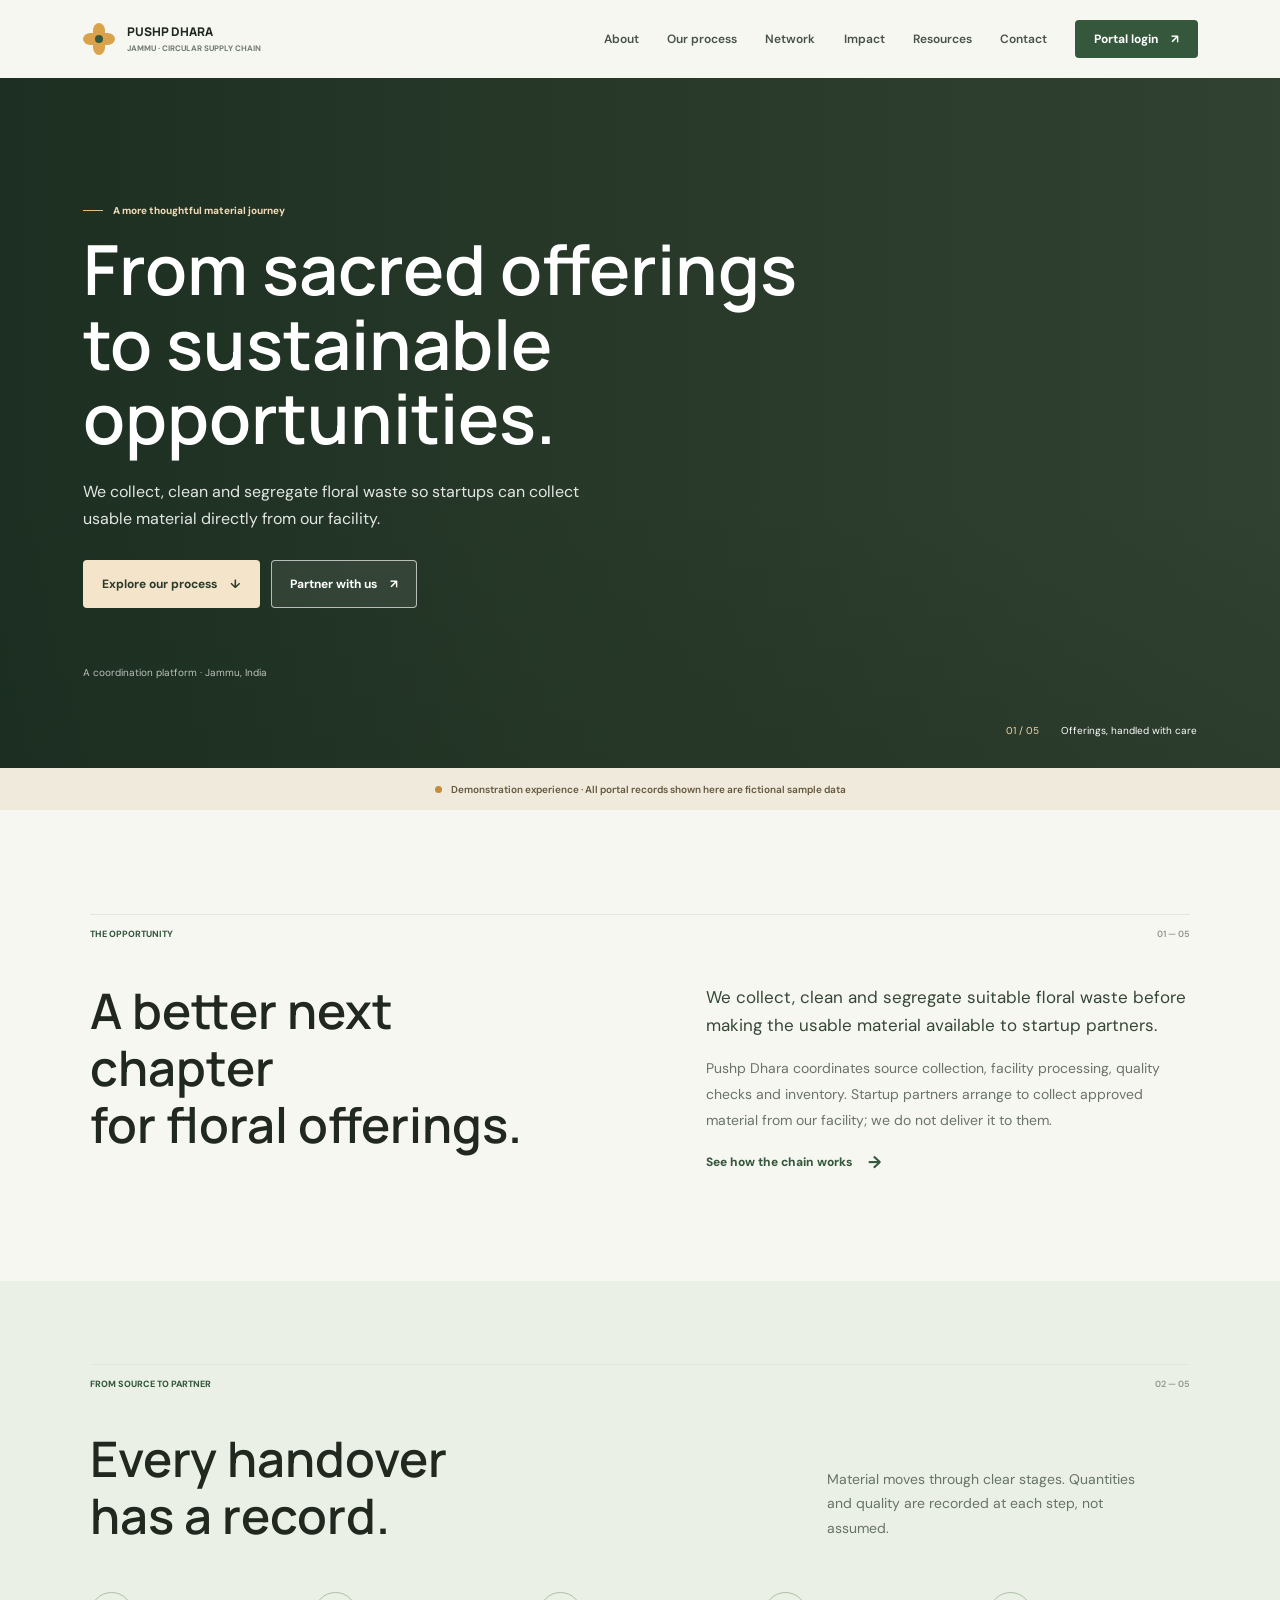
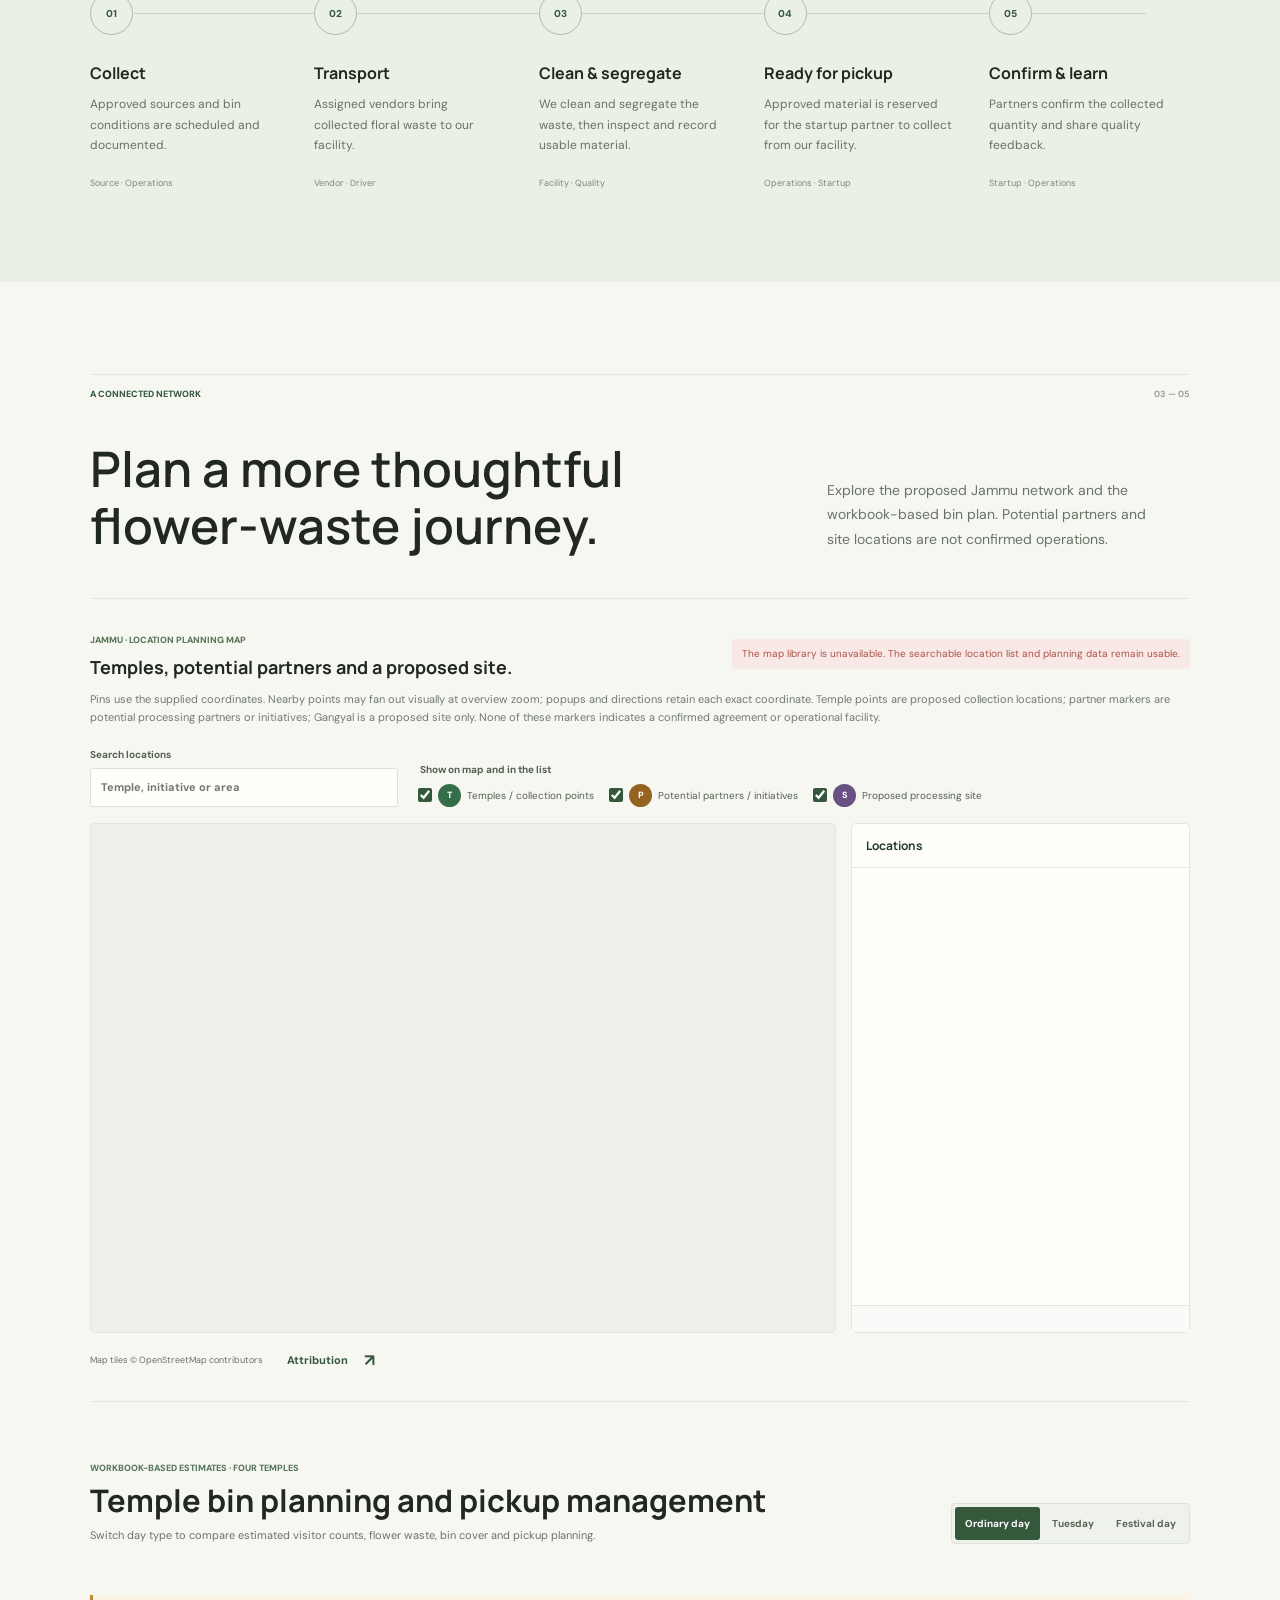
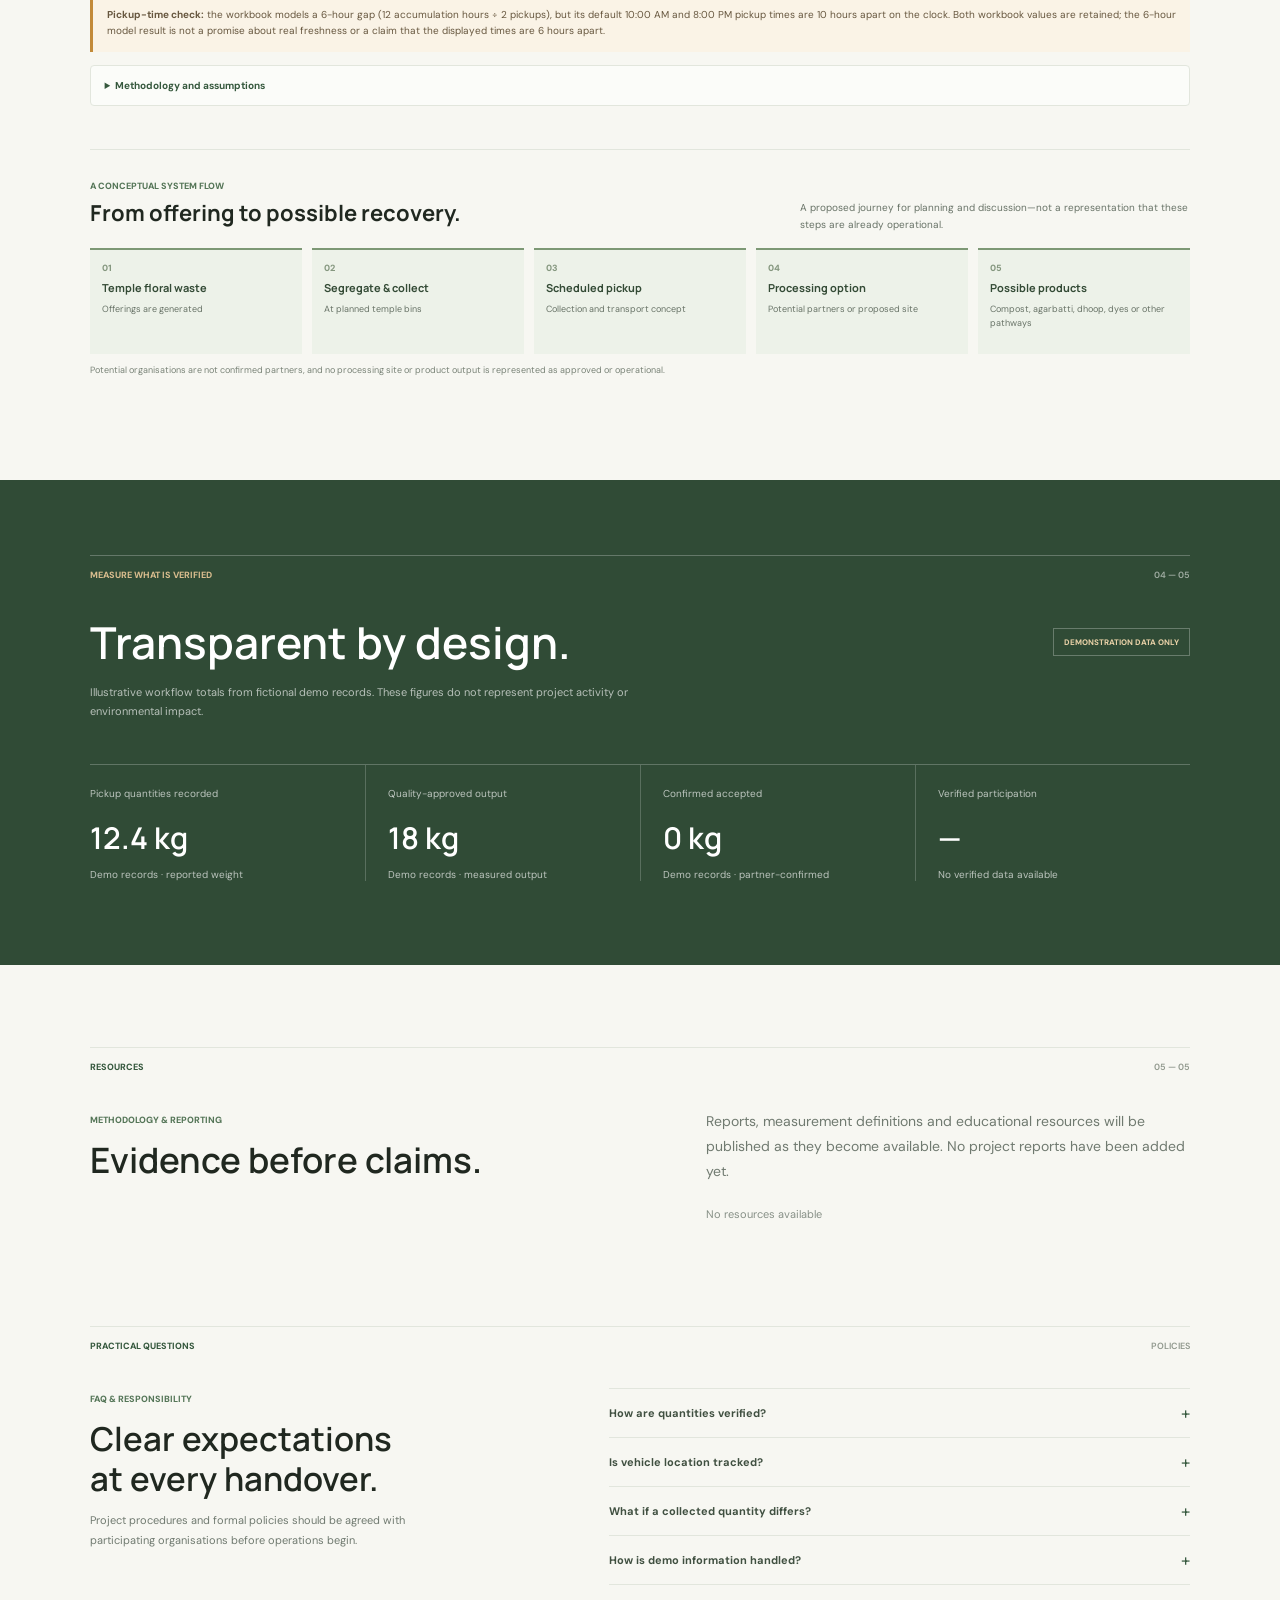
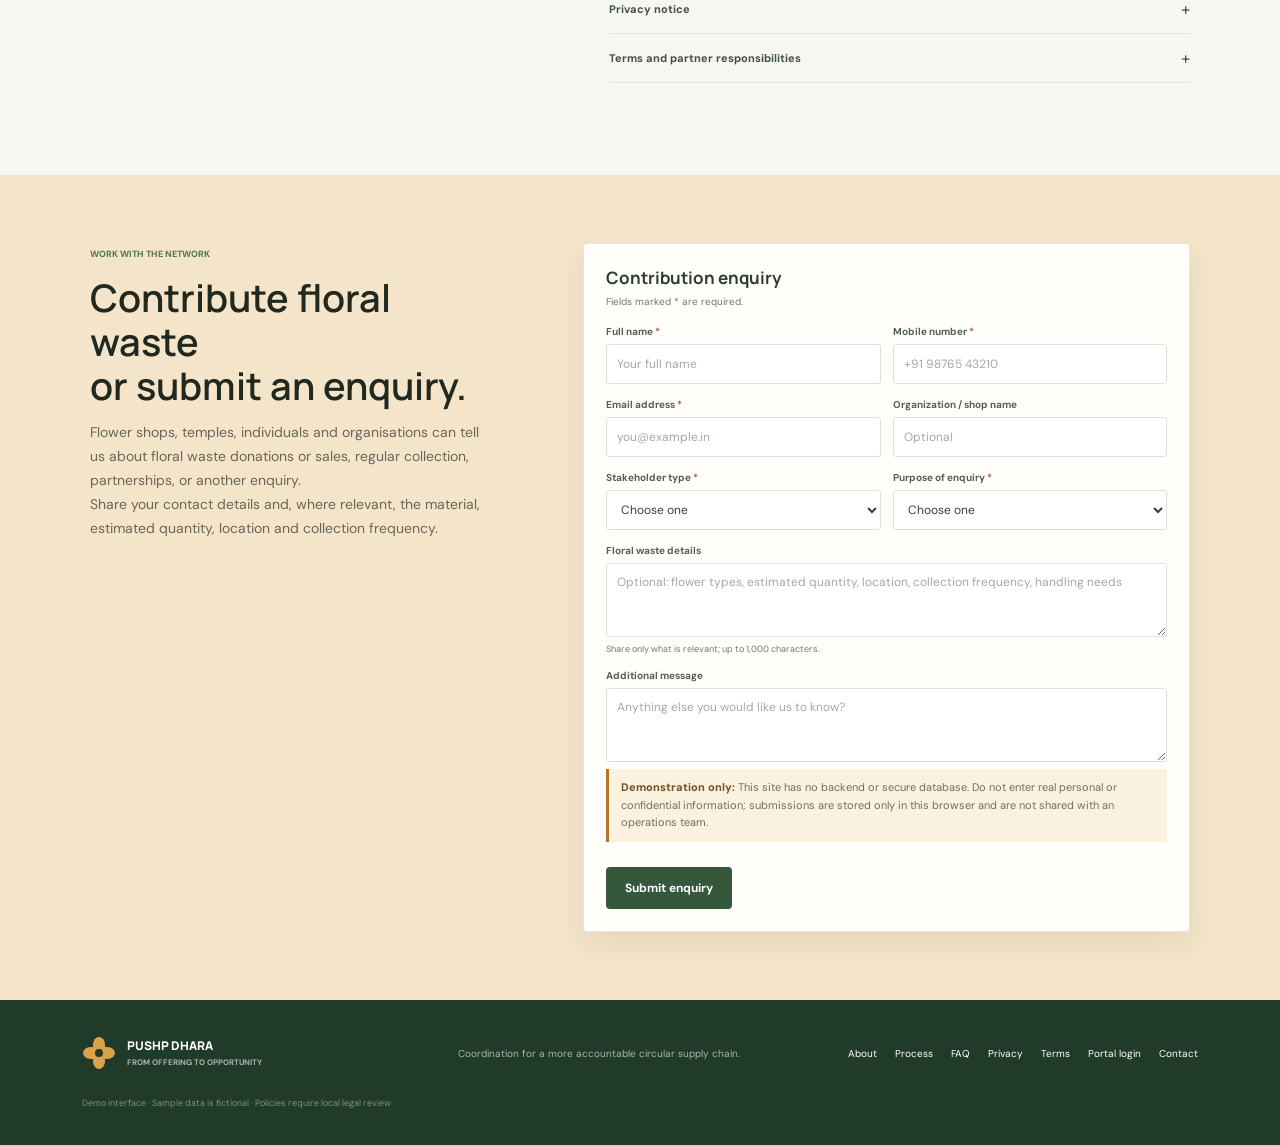
<file: index.html>
<!doctype html>
<html lang="en">

<head>
    <meta charset="utf-8">
    <meta name="viewport" content="width=device-width, initial-scale=1">
    <meta name="theme-color" content="#f7f7f2">
    <meta name="description" content="Floral Circular coordinates a traceable floral-waste supply chain in Jammu.">
    <title>Floral Circular | A circular supply chain</title>
    <link rel="preconnect" href="https://fonts.googleapis.com">
    <link rel="preconnect" href="https://fonts.gstatic.com" crossorigin>
    <link href="https://fonts.googleapis.com/css2?family=DM+Sans:wght@400;500;600;700&family=Manrope:wght@400;500;600;700;800&display=swap" rel="stylesheet">
    <link rel="stylesheet" href="frontend/styles.css">
</head>

<body>
    <div id="app"></div>
    <div id="dialog-root"></div>
    <script src="frontend/data.js"></script>
    <script src="frontend/app.js"></script>
</body>

</html>
</file>
<file: frontend/styles.css>
:root {
    color-scheme: light;
    --forest: #35583d;
    --forest-deep: #203c2a;
    --leaf: #547557;
    --sage: #e8efe3;
    --cream: #f4e4c9;
    --paper: #f7f7f2;
    --white: #fffefa;
    --ink: #202820;
    --muted: #707a70;
    --border: #e2e6dd;
    --amber: #b87528;
    --amber-bg: #fbf1df;
    --red: #ad5148;
    --red-bg: #f9e9e6;
    --blue: #416b78;
    --blue-bg: #e8f0f2;
    --shadow: 0 22px 60px rgba(32, 40, 32, .14);
    font-family: "DM Sans", sans-serif;
    font-synthesis: none;
    text-rendering: optimizeLegibility;
}

* {
    box-sizing: border-box;
}

html {
    scroll-behavior: smooth;
}

body {
    margin: 0;
    background: var(--paper);
    color: var(--ink);
    font-size: 14px;
}

button,
input,
select,
textarea {
    font: inherit;
}

button {
    color: inherit;
}

button:focus-visible,
a:focus-visible,
input:focus-visible,
select:focus-visible,
textarea:focus-visible {
    outline: 3px solid #bb8a42;
    outline-offset: 3px;
}

a {
    color: inherit;
    text-decoration: none;
}

.brand-flower {
    display: block;
    position: relative;
    width: 34px;
    height: 34px;
    flex: 0 0 34px;
}

.brand-flower i {
    position: absolute;
    width: 12px;
    height: 15px;
    background: #d9a24b;
    border-radius: 80% 80% 55% 55%;
    left: 11px;
    top: 1px;
    transform-origin: 6px 16px;
}

.brand-flower i:nth-child(2) {
    transform: rotate(90deg);
}

.brand-flower i:nth-child(3) {
    transform: rotate(180deg);
}

.brand-flower i:nth-child(4) {
    transform: rotate(270deg);
}

.brand-flower b {
    position: absolute;
    width: 8px;
    height: 8px;
    border-radius: 50%;
    background: var(--forest);
    left: 13px;
    top: 13px;
}

.brand-lockup {
    display: inline-flex;
    align-items: center;
    gap: 11px;
}

.brand-lockup strong {
    display: block;
    font: 800 12px/1.2 "Manrope", sans-serif;
    letter-spacing: 0;
}

.brand-lockup small {
    display: block;
    margin-top: 4px;
    color: var(--muted);
    font-size: 8px;
    font-weight: 700;
    letter-spacing: 0;
}

.public-header {
    height: 78px;
    padding: 0 6.4%;
    display: flex;
    align-items: center;
    justify-content: space-between;
    background: var(--paper);
    position: relative;
    z-index: 4;
}

.public-nav {
    display: flex;
    align-items: center;
    gap: clamp(16px, 2.2vw, 36px);
    color: #475247;
    font-size: 12px;
    font-weight: 600;
}

.public-nav a {
    transition: color .18s ease;
}

.public-nav a:hover {
    color: var(--forest);
}

.mobile-menu-button {
    display: none;
    border: 0;
    background: transparent;
    font-size: 20px;
    cursor: pointer;
}

.button {
    min-height: 42px;
    border: 1px solid transparent;
    border-radius: 4px;
    display: inline-flex;
    align-items: center;
    justify-content: center;
    gap: 13px;
    padding: 0 18px;
    font-weight: 700;
    font-size: 12px;
    cursor: pointer;
    transition: background .18s ease, transform .18s ease, border-color .18s ease;
    white-space: nowrap;
}

.button:hover {
    transform: translateY(-1px);
}

.button-dark {
    min-height: 38px;
    color: white;
    background: var(--forest);
}

.button-dark:hover,
.button-primary:hover {
    background: var(--forest-deep);
}

.button-primary {
    color: white;
    background: var(--forest);
}

.button-secondary {
    color: var(--forest);
    border-color: #d3dbd0;
    background: var(--white);
}

.button-secondary:hover {
    background: var(--sage);
}

.button-cream {
    color: #283b2c;
    background: var(--cream);
}

.button-cream:hover {
    background: #f7ead6;
}

.button-glass {
    color: white;
    border-color: rgba(255, 255, 255, .65);
    background: rgba(255, 255, 255, .08);
}

.button-glass:hover {
    background: rgba(255, 255, 255, .18);
}

.button-small,
.button.small {
    min-height: 30px;
    border-color: #d5ddd3;
    padding: 0 10px;
    border-radius: 3px;
    color: var(--forest);
    background: white;
    font-size: 11px;
}

.hero {
    min-height: 585px;
    height: min(690px, calc(100vh - 78px));
    position: relative;
    overflow: hidden;
    background: #334334;
    color: white;
}

.hero-image {
    position: absolute;
    inset: 0;
    background: url("https://images.unsplash.com/photo-1490750967868-88aa4486c946?auto=format&fit=crop&w=2200&q=88") center 47% / cover no-repeat;
    transform: scale(1.015);
}

.hero-scrim {
    position: absolute;
    inset: 0;
    background: linear-gradient(90deg, rgba(23, 43, 30, .84) 0%, rgba(31, 49, 33, .62) 43%, rgba(31, 49, 33, .12) 100%), linear-gradient(0deg, rgba(25, 41, 28, .24), transparent 38%);
}

.hero-content {
    position: relative;
    width: min(1180px, 87%);
    margin: 0 auto;
    padding-top: clamp(110px, 14vh, 165px);
    z-index: 1;
    animation: rise-in .65s ease both;
}

.eyebrow {
    color: var(--leaf);
    font-size: 10px;
    font-weight: 800;
    letter-spacing: 0;
    margin: 0 0 15px;
}

.eyebrow-light {
    color: #f0d9b6;
    display: flex;
    gap: 10px;
    align-items: center;
}

.eyebrow-light span {
    width: 20px;
    height: 1px;
    background: #dfbd83;
}

.hero h1 {
    max-width: 800px;
    margin: 0;
    font: 600 clamp(42px, 5.4vw, 70px)/1.08 "Manrope", sans-serif;
    letter-spacing: 0;
    text-transform: none;
}

.hero-content>p:not(.eyebrow) {
    max-width: 510px;
    margin: 22px 0 28px;
    color: rgba(255, 255, 255, .88);
    font-size: 16px;
    line-height: 1.7;
}

.hero-actions {
    display: flex;
    flex-wrap: wrap;
    gap: 11px;
}

.hero-actions .button {
    min-height: 48px;
}

.hero-note {
    display: block;
    margin-top: 58px;
    color: rgba(255, 255, 255, .7);
    font-size: 10px;
}

.hero-caption {
    position: absolute;
    bottom: 31px;
    right: 6.5%;
    display: flex;
    gap: 22px;
    color: white;
    font-size: 10px;
}

.hero-caption span:first-child {
    color: #f4d8a6;
}

.demo-ribbon {
    min-height: 42px;
    display: flex;
    align-items: center;
    justify-content: center;
    gap: 9px;
    background: #f0eadc;
    color: #66563c;
    font-size: 10px;
    font-weight: 600;
}

.demo-dot,
.demo-status>span {
    display: inline-block;
    width: 7px;
    height: 7px;
    border-radius: 50%;
    background: #c58b38;
}

.section-wrap {
    width: min(1120px, 86%);
    margin: 0 auto;
}

.intro-section {
    padding-top: 104px;
    padding-bottom: 108px;
}

.section-kicker {
    display: flex;
    justify-content: space-between;
    border-top: 1px solid var(--border);
    padding-top: 13px;
    color: var(--forest);
    font-size: 9px;
    font-weight: 800;
}

.section-kicker span {
    color: #90988d;
    font-weight: 600;
}

.intro-grid {
    display: grid;
    grid-template-columns: 1fr 1fr;
    gap: 12%;
    margin-top: 43px;
}

.intro-grid h2,
.section-heading-row h2,
.resource-row h2,
.contact-grid h2 {
    margin: 0;
    font: 600 clamp(32px, 4vw, 49px)/1.16 "Manrope", sans-serif;
    letter-spacing: 0;
}

.intro-grid p {
    color: #69736a;
    line-height: 1.85;
    margin: 0 0 17px;
}

.intro-grid .lead {
    color: #354837;
    font-size: 17px;
    line-height: 1.65;
}

.text-link {
    display: inline-flex;
    gap: 16px;
    align-items: center;
    padding: 0;
    border: 0;
    background: transparent;
    color: var(--forest);
    font-size: 12px;
    font-weight: 800;
    cursor: pointer;
}

.text-link span {
    font-size: 17px;
}

.process-section {
    padding: 83px 0 92px;
    background: #eaf0e5;
}

.section-heading-row {
    display: flex;
    align-items: end;
    justify-content: space-between;
    gap: 50px;
    margin: 41px 0 48px;
}

.section-heading-row>p {
    max-width: 330px;
    margin: 0 3% 4px 0;
    color: #687367;
    line-height: 1.75;
}

.process-line {
    position: relative;
    display: grid;
    grid-template-columns: repeat(5, 1fr);
    gap: 23px;
}

.process-line::before {
    content: "";
    position: absolute;
    top: 21px;
    left: 4%;
    right: 4%;
    height: 1px;
    background: #c8d4c3;
}

.process-line article {
    position: relative;
    padding: 0 12px 0 0;
}

.step-num {
    display: none;
}

.step-mark {
    width: 43px;
    height: 43px;
    display: grid;
    place-items: center;
    position: relative;
    z-index: 1;
    margin-bottom: 27px;
    border: 1px solid #adbea7;
    border-radius: 50%;
    background: #eaf0e5;
    color: var(--forest);
    font-size: 10px;
    font-weight: 800;
}

.process-line h3 {
    margin: 0 0 10px;
    font: 700 16px "Manrope", sans-serif;
}

.process-line p {
    min-height: 62px;
    margin: 0 0 16px;
    color: #667266;
    font-size: 12px;
    line-height: 1.7;
}

.process-line small {
    color: #7d897b;
    font-size: 9px;
}

.network-section {
    padding-top: 92px;
    padding-bottom: 102px;
}

.network-section .section-heading-row {
    margin-bottom: 43px;
}

.network-map-card {
    border-top: 1px solid var(--border);
    border-bottom: 1px solid var(--border);
    padding: 30px 0;
}

.network-map-heading,
.network-map-footer {
    display: flex;
    align-items: center;
    justify-content: space-between;
    gap: 18px;
}

.network-map-heading h3 {
    margin: 8px 0 0;
    font: 700 18px/1.35 "Manrope", sans-serif;
}

.network-map-note {
    margin: 12px 0 17px;
    color: var(--muted);
    font-size: 11px;
    line-height: 1.6;
}

.network-map {
    width: 100%;
    min-height: 420px;
    overflow: hidden;
    border: 1px solid var(--border);
    border-radius: 5px;
    background: #edf1e9;
}

.map-status {
    display: inline-flex;
    align-items: center;
    min-height: 30px;
    padding: 5px 10px;
    border-radius: 3px;
    background: var(--amber-bg);
    color: #765b32;
    font-size: 10px;
    line-height: 1.4;
}

.map-status[data-state="ready"] {
    background: #e8efe3;
    color: var(--forest);
}

.map-status[data-state="error"],
.map-status[data-state="unavailable"] {
    background: var(--red-bg);
    color: var(--red);
}

.network-map-footer {
    justify-content: flex-start;
    gap: 24px;
    padding-top: 16px;
}

.network-map-footer .text-link {
    border: 0;
    padding: 0;
    background: transparent;
    font-weight: 700;
    font-size: 11px;
    cursor: pointer;
}

.planning-map-tools {
    display: grid;
    grid-template-columns: minmax(200px, .8fr) minmax(0, 2fr);
    align-items: end;
    gap: 20px;
    margin: 21px 0 16px;
}

.planning-search {
    display: grid;
    gap: 7px;
    color: #536052;
    font-size: 10px;
    font-weight: 700;
}

.planning-search input {
    width: 100%;
    min-height: 39px;
    padding: 8px 10px;
    border: 1px solid #dce2d9;
    border-radius: 3px;
    background: var(--white);
    color: var(--ink);
    font-size: 11px;
}

.planning-filters {
    min-width: 0;
    margin: 0;
    padding: 0;
    display: flex;
    flex-wrap: wrap;
    gap: 9px 15px;
    border: 0;
}

.planning-filters legend {
    margin-bottom: 8px;
    color: #536052;
    font-size: 10px;
    font-weight: 700;
}

.planning-filters label {
    display: inline-flex;
    align-items: center;
    gap: 6px;
    color: #546153;
    font-size: 10px;
    cursor: pointer;
}

.planning-filters input {
    width: 14px;
    height: 14px;
    margin: 0;
    accent-color: var(--forest);
}

.map-key {
    width: 23px;
    height: 23px;
    flex: 0 0 23px;
    display: inline-grid;
    place-items: center;
    border-radius: 50%;
    color: white;
    font-size: 9px;
    font-weight: 800;
}

.map-key-temple,
.planning-marker-temple {
    background: #356d48;
}

.map-key-partner,
.planning-marker-partner {
    background: #946321;
}

.map-key-site,
.planning-marker-site {
    background: #695184;
}

.planning-map-layout {
    display: grid;
    grid-template-columns: minmax(0, 1.65fr) minmax(270px, .75fr);
    gap: 15px;
}

.planning-map-layout .network-map {
    height: 510px;
    min-height: 380px;
}

.location-panel {
    min-width: 0;
    max-height: 510px;
    display: flex;
    flex-direction: column;
    border: 1px solid var(--border);
    border-radius: 5px;
    background: var(--white);
}

.location-panel>h4 {
    margin: 0;
    padding: 13px 14px;
    display: flex;
    justify-content: space-between;
    border-bottom: 1px solid var(--border);
    color: var(--forest-deep);
    font: 700 12px "Manrope", sans-serif;
}

.location-panel>h4 span,
.location-list-item small,
.location-coordinates {
    color: var(--muted);
    font-size: 9px;
    font-weight: 500;
}

.location-list {
    min-height: 0;
    overflow: auto;
}

.location-list-item {
    width: 100%;
    padding: 10px 12px;
    display: grid;
    grid-template-columns: 25px minmax(0, 1fr) 10px;
    align-items: center;
    gap: 9px;
    border: 0;
    border-bottom: 1px solid #edf0ea;
    background: transparent;
    text-align: left;
    cursor: pointer;
}

.location-list-item:hover,
.location-list-item.is-selected {
    background: #f1f5ee;
}

.location-list-item>span:nth-child(2) {
    min-width: 0;
    display: grid;
    gap: 3px;
}

.location-list-item strong {
    overflow-wrap: anywhere;
    color: #354737;
    font-size: 10px;
}

.location-list-item small {
    line-height: 1.4;
}

.location-list-item>span:last-child {
    color: var(--forest);
    font-size: 16px;
}

.location-empty {
    padding: 13px;
    color: var(--muted);
    font-size: 10px;
}

.selected-location-detail {
    margin-top: auto;
    padding: 13px;
    border-top: 1px solid var(--border);
    background: #fafbf8;
}

.selected-location-detail h4 {
    margin: 5px 0 6px;
    color: var(--forest-deep);
    font: 700 12px/1.4 "Manrope", sans-serif;
}

.selected-location-detail p,
.selected-location-detail .location-plan-summary {
    margin: 6px 0;
    color: #667266;
    font-size: 10px;
    line-height: 1.55;
}

.selected-location-detail .location-coordinates {
    display: block;
    margin: 7px 0;
    font-variant-numeric: tabular-nums;
}

.selected-location-detail .location-plan-summary {
    padding: 8px;
    display: grid;
    gap: 3px;
    border-left: 2px solid #86a282;
    background: #f0f4ed;
}

.location-plan-summary strong,
.location-plan-summary span {
    color: #38533b;
}

.location-plan-summary small {
    color: #667266;
    font-size: 9px;
}

.no-location-plan {
    padding: 7px;
    border-left: 2px solid #c69a58;
    background: #faf4e8;
}

.selected-location-detail>a,
.planning-popup a {
    display: inline-block;
    margin-top: 6px;
    color: var(--forest);
    font-size: 10px;
    font-weight: 700;
}

.network-map-footer>span,
.network-map-footer>a {
    color: #667266;
    font-size: 9px;
}

.network-map-footer>a {
    color: var(--forest);
    font-weight: 700;
}

.planning-marker-container {
    border: 0;
    background: transparent;
}

.planning-marker {
    width: 20px;
    height: 20px;
    margin: 1px;
    display: grid;
    place-items: center;
    border: 2px solid #fffefa;
    border-radius: 50%;
    box-shadow: 0 2px 6px rgba(25, 35, 26, .4);
    color: white;
    font-size: 10px;
    font-weight: 800;
}

.planning-marker-selected .planning-marker {
    outline: 2px solid #d8a83e;
    outline-offset: 2px;
}

.planning-popup {
    min-width: 190px;
    max-width: 250px;
}

.planning-popup>strong,
.planning-popup>small {
    display: block;
}

.planning-popup>strong {
    color: var(--forest-deep);
    font-size: 12px;
}

.planning-popup>small {
    margin-top: 3px;
    color: var(--muted);
    font-size: 9px;
}

.planning-popup p {
    margin: 7px 0;
    color: #596458;
    font-size: 10px;
    line-height: 1.5;
}

.planning-dashboard {
    padding: 55px 0 43px;
}

.planning-heading,
.flow-heading {
    display: flex;
    align-items: end;
    justify-content: space-between;
    gap: 24px;
    margin-bottom: 20px;
}

.planning-heading h3,
.flow-heading h3 {
    margin: 7px 0;
    color: var(--ink);
    font: 700 clamp(22px, 2.8vw, 31px)/1.2 "Manrope", sans-serif;
}

.planning-heading p,
.flow-heading>p {
    max-width: 520px;
    margin: 0;
    color: #687367;
    font-size: 11px;
    line-height: 1.65;
}

.day-selector {
    flex: 0 0 auto;
    padding: 3px;
    display: flex;
    gap: 2px;
    border: 1px solid #dce3d9;
    border-radius: 4px;
    background: #eef2eb;
}

.day-selector button {
    min-height: 33px;
    padding: 0 10px;
    border: 0;
    border-radius: 3px;
    background: transparent;
    color: #576457;
    font-size: 10px;
    font-weight: 700;
    cursor: pointer;
}

.day-selector button[aria-pressed="true"] {
    background: var(--forest);
    color: white;
}

.planning-summary {
    display: grid;
    grid-template-columns: repeat(4, minmax(0, 1fr));
    gap: 10px;
    margin: 19px 0 16px;
}

.planning-summary article {
    min-height: 105px;
    padding: 13px;
    display: flex;
    flex-direction: column;
    gap: 4px;
    border: 1px solid var(--border);
    border-top: 2px solid #7e9a76;
    border-radius: 4px;
    background: var(--white);
}

.planning-summary article span {
    color: #697468;
    font-size: 9px;
    line-height: 1.4;
}

.planning-summary article strong {
    color: var(--forest-deep);
    font: 700 24px "Manrope", sans-serif;
}

.planning-summary article small {
    margin-top: auto;
    color: #818b7f;
    font-size: 9px;
    line-height: 1.4;
}

.temple-planning-grid {
    display: grid;
    grid-template-columns: repeat(2, minmax(0, 1fr));
    gap: 13px;
}

.temple-plan-card {
    min-width: 0;
    padding: 15px;
    border: 1px solid var(--border);
    border-radius: 5px;
    background: var(--white);
}

.temple-plan-card.is-selected {
    border-color: #87a17e;
    box-shadow: inset 0 0 0 1px #87a17e;
}

.temple-plan-title {
    display: flex;
    align-items: flex-start;
    justify-content: space-between;
    gap: 10px;
}

.temple-plan-title h4 {
    margin: 5px 0 0;
    color: var(--forest-deep);
    font: 700 15px/1.35 "Manrope", sans-serif;
}

.temple-plan-title .text-link {
    flex: 0 0 auto;
    border: 0;
    background: none;
    font-size: 9px;
    cursor: pointer;
}

.temple-plan-primary {
    margin: 13px 0 10px;
    padding: 11px 0;
    display: grid;
    grid-template-columns: 1fr 1fr;
    gap: 12px;
    border-top: 1px solid #edf0ea;
    border-bottom: 1px solid #edf0ea;
}

.temple-plan-primary>div {
    display: grid;
    gap: 3px;
}

.temple-plan-primary small {
    color: #778174;
    font-size: 9px;
}

.temple-plan-primary strong {
    color: #314b35;
    font: 700 19px "Manrope", sans-serif;
}

.temple-plan-stats {
    display: grid;
    grid-template-columns: 1fr 1fr;
    gap: 9px 12px;
}

.temple-plan-stats>div {
    display: grid;
    gap: 3px;
}

.temple-plan-stats span,
.temple-bin-count>span,
.temple-pickup-schedule>span {
    color: #748071;
    font-size: 9px;
    line-height: 1.4;
}

.temple-plan-stats strong {
    color: #3c4c3d;
    font-size: 11px;
}

.temple-bin-count {
    margin-top: 12px;
    padding: 9px 0;
    display: flex;
    flex-wrap: wrap;
    gap: 7px 15px;
    border-top: 1px solid #edf0ea;
    border-bottom: 1px solid #edf0ea;
}

.temple-bin-count>span {
    display: flex;
    align-items: center;
    gap: 5px;
}

.temple-bin-count strong {
    color: var(--forest);
    font-size: 13px;
}

.temple-pickup-schedule {
    padding-top: 10px;
    display: flex;
    align-items: center;
    justify-content: space-between;
    gap: 8px;
}

.temple-pickup-schedule strong {
    color: #3e503f;
    font-size: 10px;
}

.temple-pickup-schedule i {
    color: #a7afa4;
    font-style: normal;
}

.temple-source-notes {
    margin-top: 10px;
    padding-top: 8px;
    border-top: 1px solid #edf0ea;
}

.temple-source-notes summary,
.planning-methodology summary {
    color: var(--forest);
    font-size: 10px;
    font-weight: 700;
    cursor: pointer;
}

.temple-source-notes p {
    margin: 8px 0 0;
    color: #687367;
    font-size: 9px;
    line-height: 1.6;
}

.temple-source-notes p strong {
    color: #405443;
}

.pickup-timing-note {
    margin-top: 15px;
    padding: 12px 14px;
    border-left: 3px solid #c28a39;
    background: #faf3e6;
    color: #67573f;
    font-size: 10px;
    line-height: 1.65;
}

.planning-methodology {
    margin-top: 13px;
    padding: 13px 14px;
    border: 1px solid var(--border);
    border-radius: 4px;
    background: #fbfcf9;
}

.methodology-grid {
    margin-top: 12px;
    display: grid;
    grid-template-columns: 1fr 1fr;
    gap: 22px;
}

.methodology-grid h4 {
    margin: 0 0 7px;
    color: #3c503d;
    font: 700 11px "Manrope", sans-serif;
}

.methodology-grid ul,
.methodology-grid p {
    margin: 0;
    padding-left: 16px;
    color: #687367;
    font-size: 9px;
    line-height: 1.7;
}

.methodology-grid p {
    padding: 0;
    margin-bottom: 7px;
}

.proposed-flow {
    padding: 25px 0 0;
    border-top: 1px solid var(--border);
}

.flow-heading {
    margin-bottom: 15px;
}

.flow-heading h3 {
    font-size: 22px;
}

.flow-heading>p {
    max-width: 390px;
    font-size: 10px;
}

.circular-flow {
    margin: 0;
    padding: 0;
    display: grid;
    grid-template-columns: repeat(5, minmax(0, 1fr));
    gap: 10px;
    list-style: none;
}

.circular-flow li {
    min-width: 0;
    min-height: 106px;
    padding: 12px;
    display: flex;
    flex-direction: column;
    gap: 7px;
    border-top: 2px solid #7d9875;
    background: #edf2e9;
}

.circular-flow li>span {
    color: #85977f;
    font-size: 9px;
    font-weight: 800;
}

.circular-flow strong {
    color: #344b36;
    font: 700 11px/1.35 "Manrope", sans-serif;
}

.circular-flow small {
    color: #687367;
    font-size: 9px;
    line-height: 1.5;
}

.flow-disclaimer {
    margin: 10px 0 0;
    color: #798377;
    font-size: 9px;
    line-height: 1.55;
}

.mini-label {
    color: var(--leaf);
    font-size: 9px;
    font-weight: 800;
}

.impact-section {
    padding: 75px 0 84px;
    background: #304b36;
    color: white;
}

.impact-section .section-kicker {
    border-color: rgba(255, 255, 255, .25);
    color: #d9bd8e;
}

.impact-section .section-kicker span {
    color: rgba(255, 255, 255, .54);
}

.impact-header {
    margin: 31px 0 8px;
    display: flex;
    align-items: center;
    justify-content: space-between;
    gap: 18px;
}

.impact-header h2 {
    margin: 0;
    font: 600 clamp(31px, 4vw, 44px) "Manrope", sans-serif;
}

.period-tag {
    padding: 8px 10px;
    border: 1px solid rgba(255, 255, 255, .27);
    color: #e8d1a7;
    font-size: 8px;
    font-weight: 800;
}

.impact-copy {
    max-width: 590px;
    color: rgba(255, 255, 255, .65);
    font-size: 11px;
    line-height: 1.7;
}

.impact-metrics {
    display: grid;
    grid-template-columns: repeat(4, 1fr);
    margin-top: 43px;
    border-top: 1px solid rgba(255, 255, 255, .23);
}

.impact-metrics>div {
    padding: 22px 14px 0 0;
}

.impact-metrics>div+div {
    padding-left: 22px;
    border-left: 1px solid rgba(255, 255, 255, .2);
}

.impact-metrics small,
.impact-metrics span {
    display: block;
    color: rgba(255, 255, 255, .68);
    font-size: 10px;
}

.impact-metrics strong {
    display: block;
    margin: 17px 0 10px;
    font: 600 30px "Manrope", sans-serif;
}

.resources-section {
    padding-top: 82px;
    padding-bottom: 88px;
}

.resource-row {
    display: grid;
    grid-template-columns: 1fr 1fr;
    gap: 12%;
    margin-top: 36px;
}

.resource-row h2 {
    margin-top: 13px;
    font-size: 35px;
}

.resource-row p {
    margin: 0 0 20px;
    color: var(--muted);
    line-height: 1.8;
}

.empty-inline {
    color: #879087;
    font-size: 11px;
}

.faq-section {
    padding-top: 16px;
    padding-bottom: 92px;
}

.faq-grid {
    display: grid;
    grid-template-columns: .8fr 1.2fr;
    gap: 12%;
    margin-top: 36px;
}

.faq-grid h2 {
    margin: 13px 0;
    font: 600 33px/1.2 "Manrope", sans-serif;
}

.faq-grid>div:first-child p {
    max-width: 320px;
    color: var(--muted);
    font-size: 11px;
    line-height: 1.75;
}

.faq-list details {
    border-bottom: 1px solid var(--border);
}

.faq-list details:first-child {
    border-top: 1px solid var(--border);
}

.faq-list summary {
    min-height: 48px;
    display: flex;
    align-items: center;
    justify-content: space-between;
    gap: 18px;
    color: #405041;
    font-size: 11px;
    font-weight: 700;
    cursor: pointer;
    list-style: none;
}

.faq-list summary::-webkit-details-marker {
    display: none;
}

.faq-list summary::after {
    content: "+";
    color: var(--forest);
    font-size: 17px;
    font-weight: 400;
}

.faq-list details[open] summary::after {
    content: "−";
}

.faq-list details p {
    margin: -1px 30px 15px 0;
    color: #737d72;
    font-size: 10px;
    line-height: 1.75;
}

.contact-section {
    padding: 68px 0;
    background: var(--cream);
}

.contact-grid {
    display: grid;
    grid-template-columns: 1fr 1fr;
    gap: 12%;
    align-items: center;
}

.contact-grid h2 {
    margin: 14px 0;
    font-size: 38px;
}

.contact-grid>div:first-child p {
    max-width: 410px;
    margin: 0;
    color: #6b665b;
    line-height: 1.7;
}

.contact-action {
    padding: 20px 24px;
    border-left: 1px solid #d9c7a9;
}

.contact-action>span {
    font-weight: 800;
    font-size: 13px;
}

.contact-action p {
    margin: 7px 0 19px;
    color: #726e62;
    font-size: 11px;
}

.contact-grid-enquiry {
    grid-template-columns: .8fr 1.2fr;
    gap: 8%;
    align-items: start;
}

.contact-grid-enquiry .contact-action {
    padding: 0;
    border: 0;
}

.public-enquiry-form {
    padding: 22px;
    border: 1px solid #e5e8e0;
    border-radius: 4px;
    background: var(--white);
    box-shadow: 0 12px 32px rgba(32, 40, 32, .07);
}

.public-enquiry-form h3 {
    margin: 0;
    color: #2d3c30;
    font: 700 17px "Manrope", sans-serif;
}

.enquiry-form-intro {
    margin: 6px 0 17px !important;
    color: var(--muted) !important;
    font-size: 10px !important;
}

.enquiry-form-intro i {
    color: #b15d4f;
    font-style: normal;
}

.public-enquiry-fields {
    display: grid;
    grid-template-columns: 1fr 1fr;
    gap: 14px 12px;
}

.public-enquiry-form .form-field {
    min-width: 0;
    display: flex;
    flex-direction: column;
    gap: 6px;
}

.public-enquiry-form .form-field-wide {
    grid-column: 1 / -1;
}

.public-enquiry-form .form-field>span {
    color: #536052;
    font-size: 10px;
    font-weight: 700;
}

.public-enquiry-form .form-field i {
    color: #b15d4f;
    font-style: normal;
}

.public-enquiry-form .form-field input,
.public-enquiry-form .form-field select,
.public-enquiry-form .form-field textarea {
    width: 100%;
    min-height: 40px;
    padding: 9px 10px;
    border: 1px solid #dce2d9;
    border-radius: 3px;
    background: white;
    color: #354235;
    font-size: 12px;
}

.public-enquiry-form .form-field textarea {
    resize: vertical;
    line-height: 1.5;
}

.public-enquiry-form .form-field input::placeholder,
.public-enquiry-form .form-field textarea::placeholder {
    color: #a2aaa0;
}

.public-enquiry-form .form-field select {
    cursor: pointer;
}

.public-enquiry-form .field-hint {
    color: var(--muted);
    font-size: 9px;
}

.enquiry-storage-notice {
    margin: 17px 0 10px;
    padding: 10px 12px;
    border-left: 3px solid #b87528;
    background: var(--amber-bg);
    color: #6f6049;
    font-size: 10px;
    line-height: 1.6;
}

.enquiry-storage-notice strong {
    color: #72501f;
}

.enquiry-feedback {
    display: none;
    margin: 12px 0;
    padding: 10px 12px;
    border-left: 3px solid var(--forest);
    background: var(--sage);
    color: var(--forest-deep);
    font-size: 11px;
    line-height: 1.5;
}

.enquiry-feedback-visible {
    display: block;
}

.enquiry-submit {
    margin-top: 6px;
}

.enquiry-details {
    min-width: 150px;
    max-width: 310px;
    white-space: normal;
}

.enquiry-details summary {
    color: var(--forest);
    cursor: pointer;
    font-size: 10px;
    font-weight: 700;
}

.enquiry-details p {
    margin: 7px 0;
    color: #596359;
    font-size: 10px;
    line-height: 1.5;
}

.enquiry-details p:last-child {
    margin-bottom: 0;
}

.public-footer {
    min-height: 145px;
    padding: 29px 6.4%;
    display: grid;
    grid-template-columns: 1fr 1fr 1fr;
    align-items: center;
    gap: 12px;
    background: #203b2a;
    color: white;
}

.public-footer .brand-flower b {
    background: #203b2a;
}

.public-footer .brand-lockup small,
.public-footer>span {
    color: rgba(255, 255, 255, .62);
}

.public-footer>span {
    font-size: 10px;
}

.public-footer>div {
    display: flex;
    justify-content: flex-end;
    gap: 18px;
    font-size: 10px;
}

.public-footer>div button {
    border: 0;
    padding: 0;
    background: transparent;
    color: white;
    cursor: pointer;
}

.footer-note {
    grid-column: 1 / -1;
    color: rgba(255, 255, 255, .43);
    font-size: 9px;
}


/* Shared workspace */

.workspace {
    min-height: 100vh;
    display: flex;
    background: #f5f6f2;
}

.sidebar {
    width: 244px;
    flex: 0 0 244px;
    min-height: 100vh;
    padding: 20px 13px 16px;
    display: flex;
    flex-direction: column;
    position: relative;
    z-index: 5;
    background: #263f2e;
    color: white;
}

.sidebar-brand {
    min-height: 43px;
    display: flex;
    align-items: center;
    gap: 9px;
    padding: 0 11px 17px;
    border-bottom: 1px solid rgba(255, 255, 255, .12);
}

.sidebar-brand .brand-flower {
    transform: scale(.85);
    transform-origin: left center;
}

.sidebar-brand .brand-flower b {
    background: #263f2e;
}

.sidebar-brand strong {
    display: block;
    font: 800 10px/1.3 "Manrope", sans-serif;
}

.sidebar-brand small {
    display: block;
    margin-top: 3px;
    color: #b8c7b8;
    font-size: 7px;
    font-weight: 700;
}

.sidebar-org {
    min-height: 61px;
    margin: 13px 2px 15px;
    padding: 9px 7px;
    display: flex;
    align-items: center;
    gap: 9px;
    border: 1px solid rgba(255, 255, 255, .13);
    border-radius: 4px;
}

.org-avatar,
.profile-chip>span:first-child {
    width: 29px;
    height: 29px;
    display: grid;
    place-items: center;
    border-radius: 4px;
    background: #e8efe3;
    color: var(--forest);
    font-size: 9px;
    font-weight: 800;
}

.sidebar-org strong {
    display: block;
    font-size: 10px;
}

.sidebar-org small {
    display: block;
    margin-top: 3px;
    color: #b6c4b7;
    font-size: 9px;
}

.org-chevron {
    margin-left: auto;
    color: #b6c4b7;
}

.nav-caption {
    display: block;
    margin: 10px 10px 7px;
    color: #9eafa1;
    font-size: 8px;
    font-weight: 800;
}

.side-nav {
    flex: 1;
}

.side-link {
    width: 100%;
    min-height: 36px;
    padding: 0 10px;
    display: flex;
    align-items: center;
    gap: 10px;
    border: 0;
    border-radius: 3px;
    background: transparent;
    color: #d8e0d8;
    text-align: left;
    font-size: 10px;
    cursor: pointer;
}

.side-link:hover {
    background: rgba(255, 255, 255, .08);
}

.side-link.active {
    background: #e6ecdf;
    color: var(--forest-deep);
    font-weight: 800;
}

.side-glyph {
    width: 17px;
    text-align: center;
    font-size: 14px;
    color: #c9d4c7;
}

.active .side-glyph {
    color: var(--forest);
}

.nav-count {
    min-width: 17px;
    height: 17px;
    margin-left: auto;
    display: grid;
    place-items: center;
    border-radius: 50%;
    background: #bf745a;
    color: white;
    font-size: 9px;
    font-style: normal;
}

.sidebar-bottom {
    margin-top: 15px;
}

.demo-status {
    display: flex;
    align-items: center;
    gap: 9px;
    margin: 0 6px 13px;
    padding: 10px 8px;
    background: rgba(255, 255, 255, .07);
}

.demo-status b,
.demo-status small {
    display: block;
}

.demo-status b {
    font-size: 8px;
}

.demo-status small {
    margin-top: 3px;
    color: #b6c4b7;
    font-size: 8px;
}

.sidebar-bottom .side-link {
    min-height: 32px;
    font-size: 9px;
}

.sidebar-foot {
    padding: 13px 10px 0;
    border-top: 1px solid rgba(255, 255, 255, .12);
    color: #9eafa1;
    font-size: 8px;
    line-height: 1.7;
}

.workspace-main {
    min-width: 0;
    flex: 1;
}

.topbar {
    height: 63px;
    padding: 0 30px;
    display: flex;
    align-items: center;
    justify-content: space-between;
    border-bottom: 1px solid var(--border);
    background: var(--white);
}

.breadcrumb {
    display: flex;
    gap: 10px;
    align-items: center;
    color: #929991;
    font-size: 10px;
}

.breadcrumb b {
    color: #c2c9c0;
    font-weight: 400;
}

.breadcrumb strong {
    color: #3d493e;
    font-weight: 700;
}

.topbar-right {
    display: flex;
    align-items: center;
    gap: 17px;
}

.top-date {
    color: #737d73;
    font-size: 9px;
}

.top-date b {
    margin: 0 4px;
    color: #c0a56f;
}

.icon-button {
    position: relative;
    width: 33px;
    height: 33px;
    display: inline-grid;
    place-items: center;
    border: 1px solid #e3e7e0;
    border-radius: 4px;
    background: white;
    color: #586458;
    font-size: 16px;
    cursor: pointer;
}

.notification-button i {
    position: absolute;
    width: 14px;
    height: 14px;
    right: -4px;
    top: -4px;
    display: grid;
    place-items: center;
    border-radius: 50%;
    background: var(--red);
    color: white;
    font-size: 8px;
    font-style: normal;
}

.profile-chip {
    display: flex;
    align-items: center;
    gap: 8px;
    border: 0;
    background: transparent;
    text-align: left;
    cursor: pointer;
}

.profile-chip>span:first-child {
    background: var(--sage);
}

.profile-label {
    color: #344034;
    font-size: 9px;
    font-weight: 700;
}

.profile-label small {
    display: block;
    margin-top: 3px;
    color: #828b80;
    font-size: 8px;
    font-weight: 400;
}

.profile-chip>b {
    color: #879087;
    font-size: 11px;
}

.sidebar-toggle {
    display: none;
}

.workspace-home {
    display: none;
}

.workspace-content {
    max-width: 1550px;
    margin: 0 auto;
    padding: 19px 30px 14px;
}

.demo-banner {
    min-height: 31px;
    display: flex;
    align-items: center;
    gap: 9px;
    padding: 0 10px;
    border: 1px solid #eadfc9;
    border-radius: 3px;
    background: #fbf6e9;
    color: #756344;
}

.demo-banner>span {
    padding: 3px 5px;
    background: #e8d4a9;
    color: #604c29;
    font-size: 8px;
    font-weight: 800;
}

.demo-banner p {
    flex: 1;
    margin: 0;
    font-size: 9px;
}

.demo-banner button {
    border: 0;
    background: transparent;
    color: #766746;
    cursor: pointer;
}

.view-content {
    animation: rise-in .22s ease both;
}

.page-heading {
    min-height: 93px;
    padding: 25px 0 18px;
    display: flex;
    align-items: center;
    justify-content: space-between;
    gap: 18px;
}

.page-heading .eyebrow {
    margin-bottom: 5px;
    font-size: 8px;
}

.page-heading h1 {
    margin: 0;
    font: 700 23px "Manrope", sans-serif;
}

.page-description {
    margin: 5px 0 0;
    color: #788176;
    font-size: 10px;
}

.metric-grid {
    display: grid;
    grid-template-columns: repeat(6, 1fr);
    gap: 10px;
    margin-bottom: 14px;
}

.metric-grid-three {
    grid-template-columns: repeat(3, 1fr);
    margin-top: 2px;
}

.metric-card {
    min-height: 93px;
    padding: 13px 13px 11px;
    border: 1px solid var(--border);
    border-radius: 4px;
    background: var(--white);
}

.metric-sage {
    background: #f0f4ec;
}

.metric-cream {
    background: #fbf5e9;
}

.metric-alert {
    background: #fbefec;
}

.metric-label,
.metric-foot {
    display: block;
    color: #768075;
    font-size: 9px;
}

.metric-card>strong {
    display: block;
    margin: 8px 0 5px;
    color: #263d2d;
    font: 700 22px "Manrope", sans-serif;
}

.metric-card>strong em {
    color: #899388;
    font: 500 10px "DM Sans", sans-serif;
}

.metric-foot {
    color: #929a90;
    font-size: 8px;
}

.dashboard-grid {
    display: grid;
    grid-template-columns: minmax(0, 1.7fr) minmax(230px, .9fr);
    gap: 13px;
}

.dashboard-main,
.dashboard-side {
    display: flex;
    flex-direction: column;
    gap: 13px;
    min-width: 0;
}

.panel {
    min-width: 0;
    border: 1px solid var(--border);
    border-radius: 4px;
    background: var(--white);
}

.panel-heading {
    min-height: 55px;
    padding: 12px 14px;
    display: flex;
    align-items: center;
    justify-content: space-between;
    gap: 12px;
}

.panel-heading h2 {
    margin: 0;
    color: #2d3c30;
    font: 700 12px "Manrope", sans-serif;
}

.panel-heading p {
    margin: 4px 0 0;
    color: #899188;
    font-size: 9px;
}

.text-button {
    padding: 3px 0;
    border: 0;
    background: transparent;
    color: var(--forest);
    font-size: 9px;
    font-weight: 700;
    cursor: pointer;
    white-space: nowrap;
}

.table-wrap {
    width: 100%;
    overflow-x: auto;
}

table {
    width: 100%;
    border-collapse: collapse;
    text-align: left;
    white-space: nowrap;
}

th {
    height: 31px;
    padding: 0 13px;
    border-top: 1px solid #edf0eb;
    border-bottom: 1px solid #edf0eb;
    background: #fafbf8;
    color: #7f897e;
    font-size: 8px;
    font-weight: 700;
}

td {
    height: 44px;
    padding: 7px 13px;
    border-bottom: 1px solid #eff1ed;
    color: #596359;
    font-size: 9px;
}

tbody tr:last-child td {
    border-bottom: 0;
}

td strong {
    color: #344335;
    font-size: 9px;
}

.cell-sub {
    display: block;
    margin-top: 4px;
    color: #929990;
    font-size: 8px;
}

.empty-cell {
    height: 76px;
    color: #8c948a;
    text-align: center;
    white-space: normal;
}

.badge {
    min-height: 19px;
    padding: 4px 7px;
    display: inline-flex;
    align-items: center;
    border-radius: 3px;
    background: #eef0ec;
    color: #656f64;
    font-size: 8px;
    font-weight: 700;
    white-space: nowrap;
}

.badge-scheduled,
.badge-assigned,
.badge-awaiting-processing,
.badge-awaiting-quality-inspection,
.badge-delivered-awaiting-confirmation,
.badge-in-transit {
    background: var(--blue-bg);
    color: var(--blue);
}

.badge-collected,
.badge-available,
.badge-verified,
.badge-receipt-confirmed {
    background: #e8f1e6;
    color: #48714b;
}

.badge-partial,
.badge-medium,
.badge-processing {
    background: var(--amber-bg);
    color: #986522;
}

.badge-exception,
.badge-high,
.badge-disputed,
.badge-rejected {
    background: var(--red-bg);
    color: #a74c42;
}

.badge-resolved,
.badge-submitted,
.badge-approved {
    background: #e8f1e6;
    color: #48714b;
}

.alert-list {
    padding: 0 13px 7px;
}

.alert-row {
    min-height: 45px;
    display: grid;
    grid-template-columns: 8px 1fr auto 28px;
    gap: 9px;
    align-items: center;
    border-bottom: 1px solid #eff1ed;
}

.alert-row:last-child {
    border-bottom: 0;
}

.alert-indicator {
    width: 7px;
    height: 7px;
    border-radius: 50%;
    background: #c59144;
}

.alert-indicator.high,
.alert-indicator.critical {
    background: var(--red);
}

.alert-indicator.low {
    background: #6f9270;
}

.alert-row strong,
.alert-row small {
    display: block;
}

.alert-row strong {
    color: #455044;
    font-size: 9px;
}

.alert-row small {
    margin-top: 3px;
    color: #929990;
    font-size: 8px;
}

.alert-row .icon-button {
    width: 25px;
    height: 25px;
    font-size: 12px;
}

.journey-stack {
    padding: 1px 14px 11px;
}

.journey-stack>div {
    min-height: 36px;
    display: grid;
    grid-template-columns: 23px 1fr auto;
    align-items: center;
    border-bottom: 1px solid #eff1ed;
}

.journey-stack>div:last-child {
    border: 0;
}

.journey-stack span {
    color: #a1a99f;
    font-size: 8px;
}

.journey-stack b {
    color: #596459;
    font-size: 9px;
    font-weight: 600;
}

.journey-stack strong {
    color: var(--forest);
    font-size: 10px;
}

.activity-list {
    padding: 0 14px 8px;
}

.activity-item {
    position: relative;
    min-height: 43px;
    display: flex;
    gap: 9px;
    padding: 8px 0;
    border-bottom: 1px solid #eff1ed;
}

.activity-item:last-child {
    border: 0;
}

.activity-mark {
    width: 7px;
    height: 7px;
    flex: 0 0 7px;
    margin-top: 4px;
    border: 1px solid #719074;
    border-radius: 50%;
}

.activity-item p {
    margin: 0;
    color: #515c51;
    font-size: 9px;
    line-height: 1.4;
}

.activity-item small {
    display: block;
    margin-top: 4px;
    color: #9aa198;
    font-size: 8px;
}

.notice {
    margin: 3px 0 13px;
    padding: 11px 13px;
    border-left: 3px solid #648463;
    background: #edf3e9;
    color: #52634f;
    font-size: 10px;
    line-height: 1.6;
}

.notice strong {
    color: #35583d;
}

.notice-warning {
    border-color: #b87e31;
    background: #faf2e4;
    color: #726044;
}

.notice-info {
    border-color: #668997;
    background: #eaf1f2;
    color: #52696e;
}

.footnote {
    margin: 12px 0;
    color: #90988f;
    font-size: 9px;
    line-height: 1.6;
}

.mobile-task-callout {
    display: none;
}

.feedback-list {
    padding: 0 14px 10px;
}

.feedback-list>div {
    padding: 10px 0;
    border-bottom: 1px solid var(--border);
}

.feedback-list strong {
    font-size: 10px;
}

.feedback-list p {
    margin: 5px 0 0;
    color: var(--muted);
    font-size: 10px;
}

.workspace-footer {
    display: flex;
    justify-content: space-between;
    gap: 10px;
    padding: 19px 0 0;
    color: #939b91;
    font-size: 8px;
}

.workspace-footer a {
    color: var(--forest);
}


/* Dialogs and forms */

.modal-backdrop {
    position: fixed;
    inset: 0;
    z-index: 20;
    display: grid;
    place-items: center;
    padding: 20px;
    background: rgba(24, 36, 27, .56);
    animation: fade-in .15s ease;
}

.modal {
    width: min(530px, 100%);
    max-height: min(91vh, 780px);
    overflow-y: auto;
    border: 1px solid rgba(255, 255, 255, .5);
    border-radius: 6px;
    background: var(--white);
    box-shadow: var(--shadow);
}

.modal-header {
    padding: 21px 24px 16px;
    display: flex;
    justify-content: space-between;
    gap: 18px;
    border-bottom: 1px solid var(--border);
}

.modal-header .eyebrow {
    margin-bottom: 7px;
    font-size: 8px;
}

.modal-header h2 {
    margin: 0;
    font: 700 19px "Manrope", sans-serif;
}

.modal-header p:last-child {
    margin: 6px 0 0;
    color: #7c857b;
    font-size: 10px;
    line-height: 1.5;
}

.modal-body {
    padding: 18px 24px 21px;
    display: grid;
    grid-template-columns: 1fr 1fr;
    gap: 14px 12px;
}

.form-field {
    min-width: 0;
    display: flex;
    flex-direction: column;
    gap: 6px;
}

.form-field-wide {
    grid-column: 1 / -1;
}

.form-field>span {
    color: #536052;
    font-size: 9px;
    font-weight: 700;
}

.form-field i {
    color: #b15d4f;
    font-style: normal;
}

.form-field input,
.form-field select,
.form-field textarea {
    width: 100%;
    min-height: 38px;
    padding: 9px 10px;
    border: 1px solid #dce2d9;
    border-radius: 3px;
    background: white;
    color: #354235;
    font-size: 11px;
}

.form-field textarea {
    resize: vertical;
    line-height: 1.5;
}

.form-field input::placeholder,
.form-field textarea::placeholder {
    color: #a2aaa0;
}

.form-field select {
    cursor: pointer;
}

.checkbox-field {
    grid-column: 1 / -1;
    display: flex;
    align-items: center;
    gap: 8px;
    color: #687468;
    font-size: 10px;
}

.checkbox-field input {
    accent-color: var(--forest);
}

.modal-footer {
    padding: 13px 24px;
    display: flex;
    justify-content: flex-end;
    gap: 8px;
    border-top: 1px solid var(--border);
    background: #fbfcf9;
}

.modal-footer .button {
    min-height: 37px;
    font-size: 10px;
}

.role-options {
    grid-column: 1 / -1;
    display: grid;
    gap: 8px;
}

.role-options button {
    min-height: 65px;
    padding: 10px;
    display: grid;
    grid-template-columns: 36px 1fr 20px;
    grid-template-rows: 1fr 1fr;
    gap: 2px 10px;
    align-items: center;
    border: 1px solid var(--border);
    border-radius: 4px;
    background: white;
    text-align: left;
    cursor: pointer;
}

.role-options button:hover {
    border-color: #9bad98;
    background: #f4f7f1;
}

.role-options button>span {
    grid-row: 1 / 3;
    width: 34px;
    height: 34px;
    display: grid;
    place-items: center;
    background: var(--sage);
    color: var(--forest);
    font-size: 10px;
    font-weight: 800;
}

.role-options button strong {
    align-self: end;
    font-size: 11px;
}

.role-options button small {
    align-self: start;
    color: #808a7f;
    font-size: 9px;
}

.role-options button b {
    grid-column: 3;
    grid-row: 1 / 3;
    color: var(--forest);
    font-size: 16px;
}

.modal-copy {
    grid-column: 1 / -1;
    margin: 0;
    color: #616d60;
    font-size: 11px;
    line-height: 1.7;
}

.toast {
    position: fixed;
    z-index: 40;
    right: 22px;
    bottom: 20px;
    max-width: min(420px, calc(100vw - 32px));
    padding: 12px 17px;
    transform: translateY(15px);
    opacity: 0;
    pointer-events: none;
    border: 1px solid #cedbca;
    border-left: 4px solid #648463;
    border-radius: 4px;
    background: white;
    color: #38513a;
    box-shadow: 0 8px 32px rgba(32, 40, 32, .14);
    font-size: 11px;
    transition: opacity .18s ease, transform .18s ease;
}

.toast-visible {
    transform: translateY(0);
    opacity: 1;
}

.toast-error {
    border-color: #ecc9c4;
    border-left-color: var(--red);
    color: #90443c;
}

.nav-open {
    display: flex !important;
}

@keyframes rise-in {
    from {
        opacity: 0;
        transform: translateY(8px);
    }
    to {
        opacity: 1;
        transform: translateY(0);
    }
}

@keyframes fade-in {
    from {
        opacity: 0;
    }
    to {
        opacity: 1;
    }
}

@media (min-width: 1500px) {
    .workspace-content {
        padding-right: 42px;
        padding-left: 42px;
    }
    .metric-card {
        min-height: 102px;
        padding: 15px;
    }
}

@media (max-width: 1120px) {
    .public-header {
        padding: 0 4%;
    }
    .public-nav {
        gap: 15px;
    }
    .public-nav a {
        font-size: 11px;
    }
    .sidebar {
        width: 218px;
        flex-basis: 218px;
    }
    .workspace-content {
        padding-right: 20px;
        padding-left: 20px;
    }
    .topbar {
        padding: 0 20px;
    }
    .metric-grid {
        grid-template-columns: repeat(3, 1fr);
    }
    .dashboard-grid {
        grid-template-columns: minmax(0, 1.5fr) minmax(220px, .9fr);
    }
}

@media (max-width: 780px) {
    .public-header {
        height: 65px;
        padding: 0 5%;
    }
    .mobile-menu-button {
        display: block;
    }
    .public-nav {
        display: none;
        position: absolute;
        top: 65px;
        left: 0;
        right: 0;
        padding: 16px 5% 20px;
        flex-direction: column;
        align-items: stretch;
        gap: 0;
        border-bottom: 1px solid var(--border);
        background: var(--paper);
        box-shadow: 0 12px 20px rgba(32, 40, 32, .08);
    }
    .public-nav a {
        padding: 11px 0;
        border-bottom: 1px solid var(--border);
    }
    .public-nav .button {
        margin-top: 11px;
    }
    .hero {
        min-height: 610px;
        height: calc(100svh - 65px);
        max-height: 740px;
    }
    .hero-image {
        background-position: 59% center;
    }
    .hero-scrim {
        background: linear-gradient(90deg, rgba(23, 43, 30, .82), rgba(23, 43, 30, .4)), linear-gradient(0deg, rgba(25, 41, 28, .3), transparent 60%);
    }
    .hero-content {
        width: 86%;
        padding-top: clamp(115px, 19vh, 165px);
    }
    .hero h1 {
        font-size: clamp(40px, 9vw, 58px);
    }
    .hero-content>p:not(.eyebrow) {
        max-width: 465px;
        font-size: 14px;
    }
    .hero-note {
        margin-top: 40px;
    }
    .hero-caption {
        right: 7%;
        bottom: 22px;
    }
    .section-wrap {
        width: 88%;
    }
    .intro-section {
        padding: 73px 0;
    }
    .intro-grid,
    .resource-row,
    .contact-grid {
        grid-template-columns: 1fr;
        gap: 25px;
    }
    .intro-grid {
        margin-top: 30px;
    }
    .intro-grid h2,
    .section-heading-row h2 {
        font-size: 36px;
    }
    .section-heading-row {
        align-items: start;
        flex-direction: column;
        gap: 13px;
        margin: 29px 0 33px;
    }
    .section-heading-row>p {
        max-width: 470px;
    }
    .process-section {
        padding: 66px 0;
    }
    .process-line {
        grid-template-columns: 1fr;
        gap: 0;
    }
    .process-line::before {
        top: 16px;
        bottom: 20px;
        left: 17px;
        right: auto;
        width: 1px;
        height: auto;
    }
    .process-line article {
        min-height: 115px;
        padding: 0 0 20px 53px;
    }
    .step-mark {
        position: absolute;
        left: 0;
        top: 0;
        width: 36px;
        height: 36px;
        margin: 0;
    }
    .process-line h3 {
        margin: 1px 0 5px;
    }
    .process-line p {
        min-height: 0;
        max-width: 460px;
        margin-bottom: 7px;
    }
    .network-section {
        padding: 68px 0;
    }
    .network-map {
        min-height: 360px;
    }
    .impact-section {
        padding: 62px 0;
    }
    .impact-metrics {
        grid-template-columns: 1fr 1fr;
        row-gap: 22px;
    }
    .impact-metrics>div:nth-child(3) {
        padding-left: 0;
        border-left: 0;
    }
    .resources-section {
        padding: 65px 0;
    }
    .faq-section {
        padding-bottom: 68px;
    }
    .faq-grid {
        grid-template-columns: 1fr;
        gap: 16px;
        margin-top: 27px;
    }
    .faq-grid h2 {
        font-size: 30px;
    }
    .resource-row {
        margin-top: 28px;
    }
    .resource-row h2 {
        font-size: 31px;
    }
    .contact-section {
        padding: 55px 0;
    }
    .contact-grid {
        gap: 24px;
    }
    .contact-grid h2 {
        font-size: 34px;
    }
    .contact-action {
        padding: 17px 0 0;
        border-left: 0;
        border-top: 1px solid #d9c7a9;
    }
    .public-footer {
        grid-template-columns: 1fr 1fr;
        padding: 25px 6%;
    }
    .public-footer>span {
        text-align: right;
    }
    .public-footer>div {
        grid-column: 1 / -1;
        justify-content: flex-start;
        flex-wrap: wrap;
    }
    .workspace {
        display: block;
    }
    .sidebar {
        width: 248px;
        height: 100vh;
        min-height: 0;
        position: fixed;
        inset: 0 auto 0 0;
        overflow-y: auto;
        transform: translateX(-101%);
        transition: transform .2s ease;
        box-shadow: 6px 0 20px rgba(20, 30, 20, .15);
    }
    .sidebar.sidebar-open {
        transform: translateX(0);
    }
    .topbar {
        height: 58px;
        padding: 0 13px;
    }
    .sidebar-toggle {
        display: inline-grid;
    }
    .workspace-home {
        display: inline-grid;
    }
    .breadcrumb {
        margin-right: auto;
        margin-left: 10px;
    }
    .breadcrumb>span,
    .breadcrumb>b {
        display: none;
    }
    .topbar-right {
        gap: 8px;
    }
    .top-date {
        display: none;
    }
    .profile-label {
        display: none;
    }
    .profile-chip {
        padding: 0;
    }
    .profile-chip>b {
        display: none;
    }
    .workspace-content {
        padding: 12px 13px 16px;
    }
    .demo-banner {
        align-items: flex-start;
        padding: 7px;
    }
    .demo-banner p {
        line-height: 1.45;
    }
    .page-heading {
        min-height: 92px;
        padding: 17px 0 14px;
        align-items: flex-start;
    }
    .page-heading h1 {
        font-size: 21px;
    }
    .page-description {
        max-width: 480px;
        line-height: 1.45;
    }
    .page-heading>.button {
        min-height: 35px;
        padding: 0 10px;
        gap: 5px;
        font-size: 9px;
    }
    .metric-grid {
        grid-template-columns: repeat(2, 1fr);
        gap: 8px;
    }
    .metric-grid-three {
        grid-template-columns: repeat(2, 1fr);
    }
    .metric-card {
        min-height: 84px;
        padding: 11px;
    }
    .metric-card>strong {
        font-size: 20px;
    }
    .dashboard-grid {
        grid-template-columns: 1fr;
    }
    .dashboard-side {
        display: grid;
        grid-template-columns: 1fr 1fr;
    }
    .panel-heading {
        padding: 11px;
    }
    .panel-heading h2 {
        font-size: 11px;
    }
    .dashboard-grid th,
    .dashboard-grid td {
        padding-right: 9px;
        padding-left: 9px;
    }
    .workspace-footer {
        font-size: 7px;
    }
}

@media (max-width: 500px) {
    .brand-lockup strong {
        font-size: 10px;
    }
    .brand-lockup small {
        font-size: 7px;
    }
    .hero {
        min-height: 580px;
    }
    .hero h1 {
        font-size: 39px;
    }
    .hero-content>p:not(.eyebrow) {
        font-size: 13px;
    }
    .hero-actions {
        align-items: flex-start;
        flex-direction: column;
    }
    .hero-actions .button {
        min-width: 192px;
        justify-content: space-between;
    }
    .hero-caption {
        font-size: 8px;
    }
    .demo-ribbon {
        padding: 8px 8%;
        text-align: center;
        font-size: 9px;
    }
    .section-kicker {
        font-size: 8px;
    }
    .network-map-heading,
    .network-map-footer {
        align-items: flex-start;
        flex-direction: column;
        gap: 12px;
    }
    .map-status {
        align-self: flex-start;
    }
    .network-map {
        min-height: 320px;
    }
    .impact-header {
        align-items: flex-start;
        flex-direction: column;
    }
    .impact-header h2 {
        font-size: 31px;
    }
    .impact-metrics strong {
        font-size: 25px;
    }
    .impact-metrics>div {
        padding-right: 8px;
    }
    .impact-metrics>div+div {
        padding-left: 13px;
    }
    .public-footer {
        grid-template-columns: 1fr;
        gap: 15px;
    }
    .public-footer>span {
        text-align: left;
    }
    .public-footer>div {
        gap: 14px;
    }
    .footer-note {
        grid-column: 1;
    }
    .dashboard-side {
        grid-template-columns: 1fr;
    }
    .metric-grid-three {
        grid-template-columns: 1fr 1fr;
    }
    .metric-grid-three .metric-card:last-child:nth-child(odd) {
        grid-column: 1 / -1;
    }
    .page-heading {
        flex-direction: column;
        align-items: stretch;
    }
    .page-heading>.button {
        align-self: flex-start;
    }
    .mobile-task-callout {
        margin-bottom: 10px;
        padding: 12px;
        display: flex;
        flex-direction: column;
        gap: 5px;
        border-left: 3px solid #c38c39;
        background: #faf3e5;
    }
    .mobile-task-callout .mini-label {
        font-size: 8px;
    }
    .mobile-task-callout strong {
        color: #364837;
        font-size: 12px;
    }
    .mobile-task-callout small {
        color: #77776b;
        font-size: 9px;
    }
    .workspace-footer {
        flex-direction: column;
    }
    .modal-backdrop {
        padding: 9px;
    }
    .modal {
        max-height: 95vh;
    }
    .modal-header {
        padding: 16px;
    }
    .modal-body {
        padding: 15px 16px;
        grid-template-columns: 1fr;
    }
    .form-field-wide {
        grid-column: auto;
    }
    .modal-footer {
        padding: 11px 16px;
    }
    .modal-footer .button {
        flex: 1;
    }
    .profile-chip>span:first-child {
        width: 27px;
        height: 27px;
    }
}

@media (prefers-reduced-motion: reduce) {
    *,
    *::before,
    *::after {
        scroll-behavior: auto !important;
        animation-duration: .01ms !important;
        animation-iteration-count: 1 !important;
        transition-duration: .01ms !important;
    }
}

@media (max-width: 780px) {
    .contact-grid.contact-grid-enquiry {
        grid-template-columns: 1fr;
    }
}

@media (max-width: 500px) {
    .public-enquiry-form {
        padding: 16px;
    }
    .public-enquiry-fields {
        grid-template-columns: 1fr;
    }
    .public-enquiry-form .form-field-wide {
        grid-column: auto;
    }
}

@media (max-width: 980px) {
    .planning-map-layout {
        grid-template-columns: 1fr;
    }
    .planning-map-layout .network-map {
        height: 410px;
    }
    .location-panel {
        max-height: 410px;
    }
    .planning-summary {
        grid-template-columns: repeat(2, minmax(0, 1fr));
    }
    .circular-flow {
        grid-template-columns: repeat(3, minmax(0, 1fr));
    }
}

@media (max-width: 780px) {
    .planning-map-tools {
        grid-template-columns: 1fr;
        gap: 13px;
    }
    .planning-heading,
    .flow-heading {
        align-items: flex-start;
        flex-direction: column;
    }
    .day-selector {
        width: 100%;
        flex-wrap: wrap;
    }
    .day-selector button {
        flex: 1 1 auto;
    }
    .temple-planning-grid {
        grid-template-columns: 1fr;
    }
    .methodology-grid {
        grid-template-columns: 1fr;
        gap: 13px;
    }
}

@media (max-width: 500px) {
    .planning-map-layout .network-map {
        height: 340px;
        min-height: 320px;
    }
    .location-panel {
        max-height: 460px;
    }
    .planning-summary {
        gap: 7px;
    }
    .planning-summary article {
        min-height: 98px;
        padding: 10px;
    }
    .planning-summary article strong {
        font-size: 21px;
    }
    .temple-plan-card {
        padding: 12px;
    }
    .temple-plan-title {
        flex-direction: column;
    }
    .temple-bin-count {
        gap: 7px 10px;
    }
    .temple-pickup-schedule {
        align-items: flex-start;
        flex-direction: column;
    }
    .circular-flow {
        grid-template-columns: 1fr;
    }
    .circular-flow li {
        min-height: 0;
    }
}

.operations-tracking {
    margin: 16px 0 20px;
    padding: 17px;
    border: 1px solid var(--border);
    border-radius: 5px;
    background: var(--white);
}

.operations-tracking-heading {
    margin-bottom: 13px;
    display: flex;
    align-items: flex-start;
    justify-content: space-between;
    gap: 14px;
}

.operations-tracking-heading .eyebrow {
    margin-bottom: 6px;
}

.operations-tracking-heading h2 {
    margin: 0;
    color: var(--forest-deep);
    font: 700 20px/1.25 "Manrope", sans-serif;
}

.operations-tracking-heading p:not(.eyebrow) {
    max-width: 620px;
    margin: 6px 0 0;
    color: var(--muted);
    font-size: 10px;
    line-height: 1.55;
}

.gps-feed-badge {
    flex: 0 0 auto;
    min-height: 30px;
    padding: 6px 9px;
    display: inline-flex;
    align-items: center;
    gap: 7px;
    border: 1px solid #ead5bd;
    border-radius: 3px;
    background: #fbf2e7;
    color: #805e36;
    font-size: 9px;
    font-weight: 800;
}

.gps-feed-badge i {
    width: 8px;
    height: 8px;
    border-radius: 50%;
    background: #bd713e;
}

.gps-demo-notice {
    margin-bottom: 14px;
    padding: 9px 11px;
    border-left: 3px solid #bc8a3d;
    background: #faf4e9;
    color: #685a44;
    font-size: 9px;
    line-height: 1.55;
}

.operations-tracking-grid {
    display: grid;
    grid-template-columns: minmax(0, 1.45fr) minmax(270px, .8fr);
    gap: 13px;
}

.operations-gps-map-wrap,
.gps-temple-status-panel {
    min-width: 0;
    overflow: hidden;
    border: 1px solid var(--border);
    border-radius: 4px;
    background: #fbfcf9;
}

.operations-gps-map-heading {
    min-height: 43px;
    padding: 9px 11px;
    display: flex;
    align-items: center;
    justify-content: space-between;
    gap: 10px;
    border-bottom: 1px solid var(--border);
}

.operations-gps-map-heading strong {
    color: #394b3b;
    font-size: 10px;
}

.operations-gps-map-heading strong span {
    padding: 0 4px;
    color: var(--leaf);
}

.gps-simulated-label {
    flex: 0 0 auto;
    padding: 4px 6px;
    border-radius: 2px;
    background: #edf2e9;
    color: var(--forest);
    font-size: 8px;
    font-weight: 800;
}

.operations-route-map {
    width: 100%;
    height: 310px;
    background: #edf1e9;
}

.operations-map-status {
    min-height: 28px;
    padding: 7px 10px;
    border-top: 1px solid var(--border);
    color: #52654f;
    font-size: 9px;
    line-height: 1.45;
}

.operations-map-status[data-state="error"] {
    background: var(--red-bg);
    color: var(--red);
}

.operations-map-legend {
    padding: 8px 10px;
    display: flex;
    flex-wrap: wrap;
    gap: 8px 13px;
    border-top: 1px solid var(--border);
    color: #687367;
    font-size: 8px;
}

.operations-map-legend>span {
    display: inline-flex;
    align-items: center;
    gap: 5px;
}

.route-key-temple,
.route-key-site {
    width: 18px;
    height: 18px;
    display: inline-grid;
    place-items: center;
    border-radius: 50%;
    color: white;
    font-size: 8px;
    font-style: normal;
    font-weight: 800;
}

.route-key-temple,
.operations-map-marker-temple span {
    background: #356d48;
}

.route-key-site,
.operations-map-marker-site span {
    background: #695184;
}

.operations-map-marker {
    border: 0;
    background: transparent;
}

.operations-map-marker span {
    width: 27px;
    height: 27px;
    display: grid;
    place-items: center;
    border: 2px solid white;
    border-radius: 50%;
    box-shadow: 0 2px 5px rgba(20, 30, 20, .38);
    color: white;
    font-size: 9px;
    font-weight: 800;
}

.gps-temple-status-panel {
    padding: 12px;
}

.gps-temple-status-panel h3 {
    margin: 0;
    color: #394b3b;
    font: 700 12px "Manrope", sans-serif;
}

.gps-temple-status-panel>p {
    margin: 6px 0 10px;
    color: #788174;
    font-size: 9px;
    line-height: 1.5;
}

.gps-temple-list {
    border-top: 1px solid var(--border);
}

.gps-temple-row {
    width: 100%;
    min-height: 52px;
    padding: 8px 5px;
    display: grid;
    grid-template-columns: minmax(0, 1fr) auto;
    align-items: center;
    gap: 7px;
    border: 0;
    border-bottom: 1px solid #edf0ea;
    background: transparent;
    text-align: left;
    cursor: pointer;
}

.gps-temple-row:hover,
.gps-temple-row.is-selected {
    background: #f0f4ed;
}

.gps-temple-name {
    min-width: 0;
    display: grid;
    gap: 4px;
}

.gps-temple-name strong {
    color: #3f4f3f;
    font-size: 9px;
    line-height: 1.4;
}

.gps-temple-name small {
    color: #7a8477;
    font-size: 8px;
    line-height: 1.4;
}

.gps-temple-status {
    justify-self: end;
}

.gps-temple-status .badge {
    font-size: 8px;
}

.gps-no-record {
    max-width: 110px;
    display: block;
    color: #8a7758;
    font-size: 8px;
    line-height: 1.4;
    text-align: right;
}

.gps-temple-status-panel>.text-link {
    margin-top: 12px;
    font-size: 9px;
}

.operations-site-disclaimer {
    margin: 10px 0 0;
    color: #7a8377;
    font-size: 8px;
    line-height: 1.5;
}

@media (max-width: 980px) {
    .operations-tracking-grid {
        grid-template-columns: 1fr;
    }
    .gps-temple-status-panel {
        max-height: 420px;
        overflow-y: auto;
    }
}

@media (max-width: 780px) {
    .operations-tracking {
        padding: 12px;
    }
    .operations-tracking-heading {
        flex-direction: column;
    }
    .gps-feed-badge {
        align-self: flex-start;
    }
    .operations-route-map {
        height: 280px;
    }
}

@media (max-width: 500px) {
    .operations-tracking-heading h2 {
        font-size: 17px;
    }
    .operations-gps-map-heading {
        align-items: flex-start;
        flex-direction: column;
    }
    .operations-route-map {
        height: 250px;
    }
}
</file>
